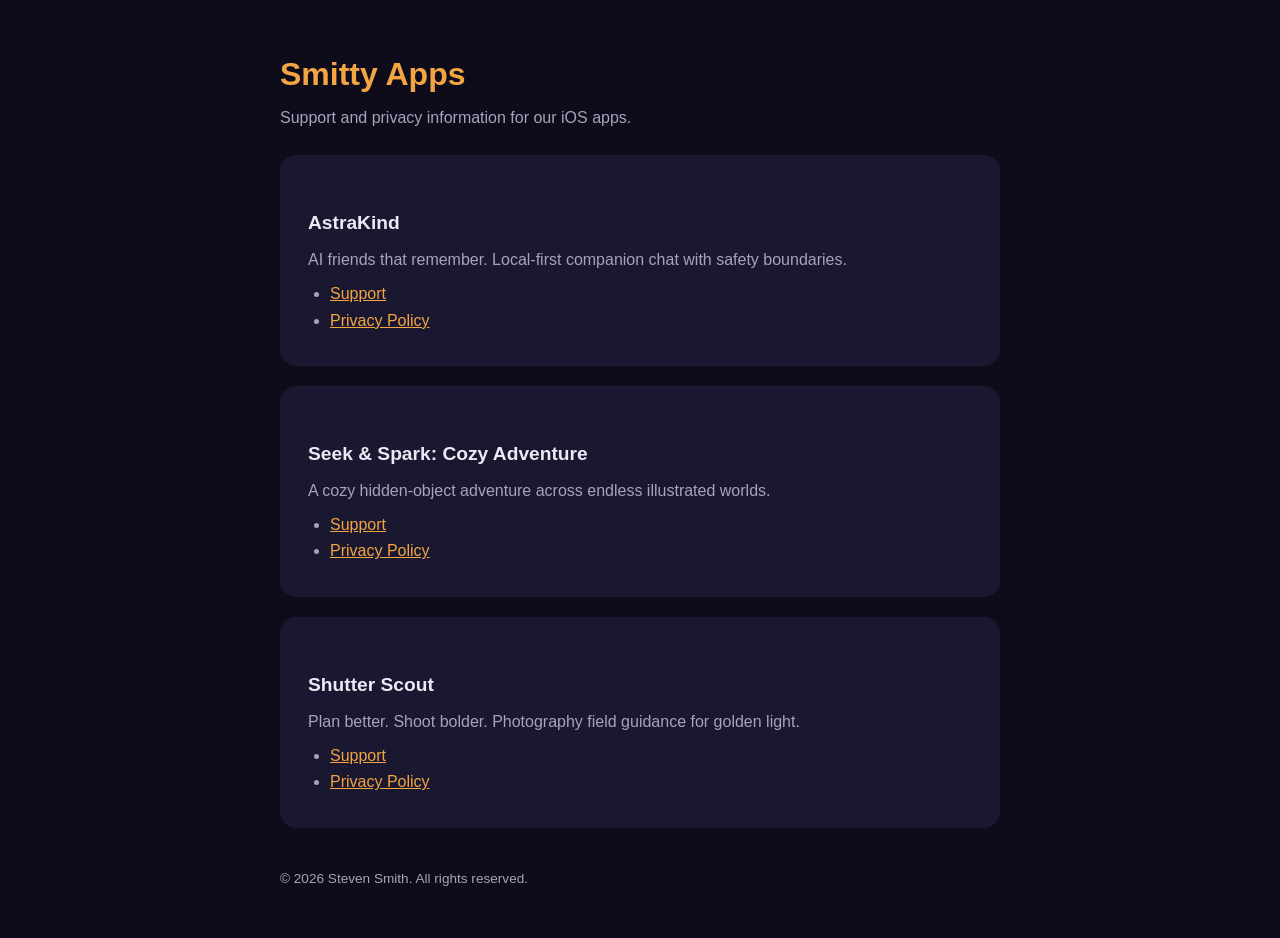
<file: index.html>
<!DOCTYPE html>
<html lang="en">
<head>
<meta charset="utf-8">
<meta name="viewport" content="width=device-width, initial-scale=1">
<title>Smitty Apps — Support</title>
<link rel="stylesheet" href="style.css">
</head>
<body>
<main>
  <h1>Smitty Apps</h1>
  <p class="tagline">Support and privacy information for our iOS apps.</p>

  <div class="card">
    <h2>AstraKind</h2>
    <p>AI friends that remember. Local-first companion chat with safety boundaries.</p>
    <ul>
      <li><a href="astrakind/">Support</a></li>
      <li><a href="astrakind/privacy.html">Privacy Policy</a></li>
    </ul>
  </div>

  <div class="card">
    <h2>Seek &amp; Spark: Cozy Adventure</h2>
    <p>A cozy hidden-object adventure across endless illustrated worlds.</p>
    <ul>
      <li><a href="seekandspark/">Support</a></li>
      <li><a href="seekandspark/privacy.html">Privacy Policy</a></li>
    </ul>
  </div>

  <div class="card">
    <h2>Shutter Scout</h2>
    <p>Plan better. Shoot bolder. Photography field guidance for golden light.</p>
    <ul>
      <li><a href="shutterscout/">Support</a></li>
      <li><a href="shutterscout/privacy.html">Privacy Policy</a></li>
    </ul>
  </div>

  <footer>© 2026 Steven Smith. All rights reserved.</footer>
</main>
</body>
</html>
</file>
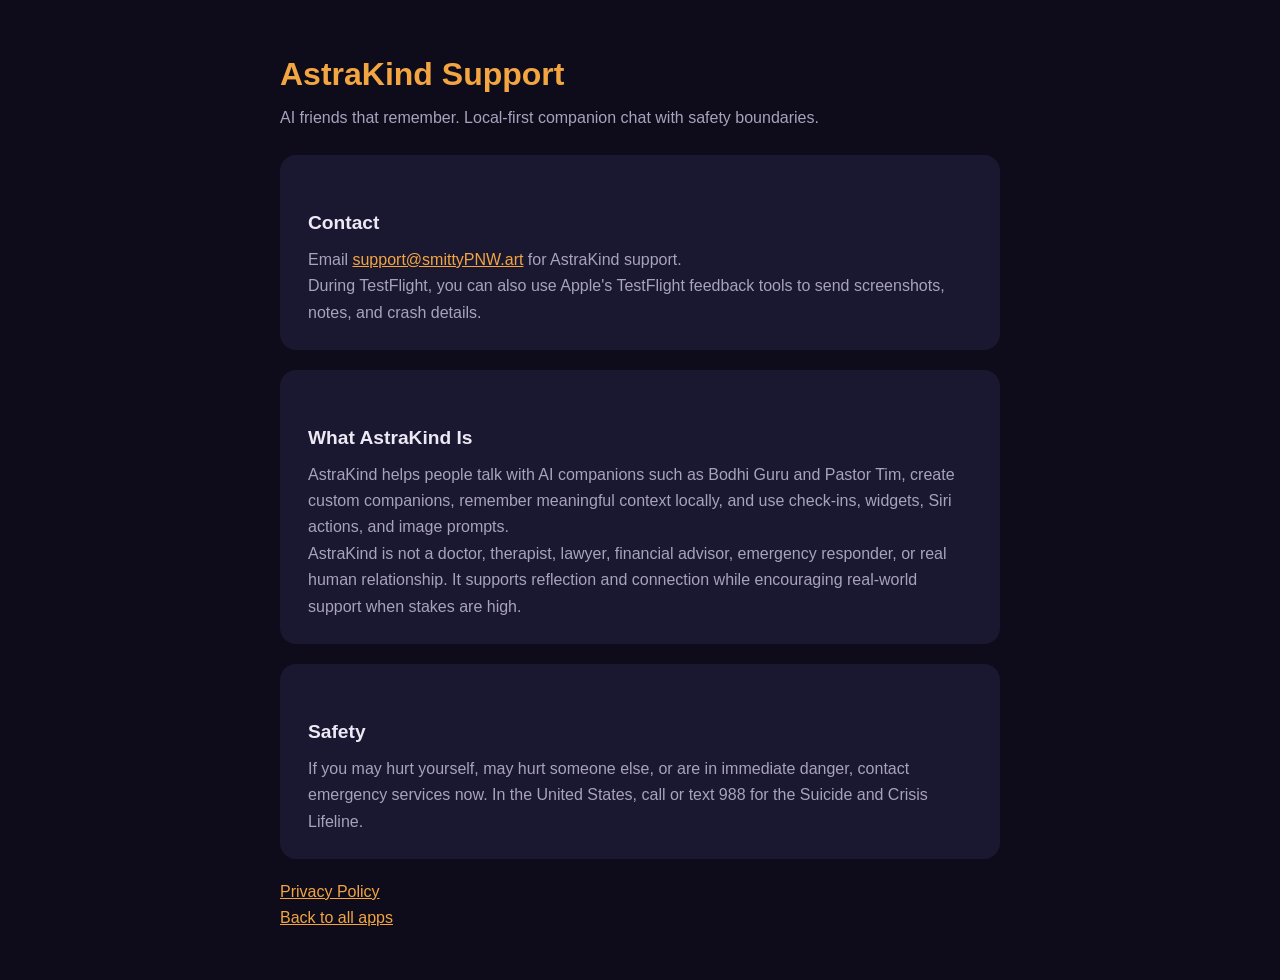
<file: astrakind/index.html>
<!DOCTYPE html>
<html lang="en">
<head>
<meta charset="utf-8">
<meta name="viewport" content="width=device-width, initial-scale=1">
<title>AstraKind Support</title>
<link rel="stylesheet" href="../style.css">
</head>
<body>
<main>
  <h1>AstraKind Support</h1>
  <p class="tagline">AI friends that remember. Local-first companion chat with safety boundaries.</p>

  <div class="card">
    <h2>Contact</h2>
    <p>Email <a href="mailto:support@smittyPNW.art">support@smittyPNW.art</a> for AstraKind support.</p>
    <p>During TestFlight, you can also use Apple's TestFlight feedback tools to send screenshots, notes, and crash details.</p>
  </div>

  <div class="card">
    <h2>What AstraKind Is</h2>
    <p>AstraKind helps people talk with AI companions such as Bodhi Guru and Pastor Tim, create custom companions, remember meaningful context locally, and use check-ins, widgets, Siri actions, and image prompts.</p>
    <p>AstraKind is not a doctor, therapist, lawyer, financial advisor, emergency responder, or real human relationship. It supports reflection and connection while encouraging real-world support when stakes are high.</p>
  </div>

  <div class="card">
    <h2>Safety</h2>
    <p>If you may hurt yourself, may hurt someone else, or are in immediate danger, contact emergency services now. In the United States, call or text 988 for the Suicide and Crisis Lifeline.</p>
  </div>

  <p><a href="privacy.html">Privacy Policy</a></p>
  <p><a href="../">Back to all apps</a></p>
</main>
</body>
</html>
</file>
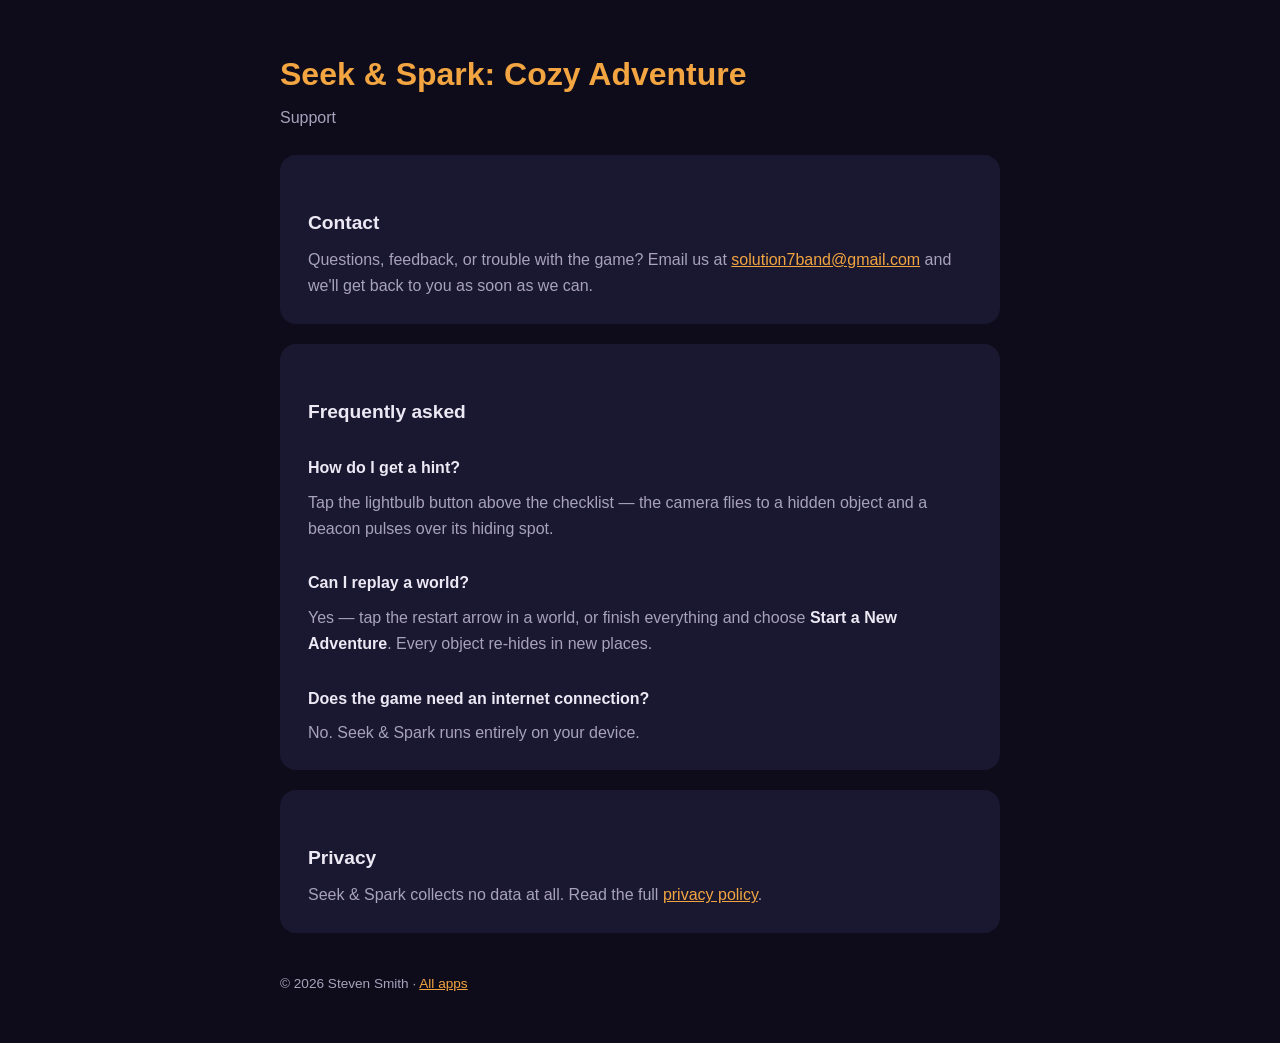
<file: seekandspark/index.html>
<!DOCTYPE html>
<html lang="en">
<head>
<meta charset="utf-8">
<meta name="viewport" content="width=device-width, initial-scale=1">
<title>Seek &amp; Spark — Support</title>
<link rel="stylesheet" href="../style.css">
</head>
<body>
<main>
  <h1>Seek &amp; Spark: Cozy Adventure</h1>
  <p class="tagline">Support</p>

  <div class="card">
    <h2>Contact</h2>
    <p>Questions, feedback, or trouble with the game? Email us at
    <a href="mailto:solution7band@gmail.com">solution7band@gmail.com</a>
    and we'll get back to you as soon as we can.</p>
  </div>

  <div class="card">
    <h2>Frequently asked</h2>
    <h2 style="font-size:1rem">How do I get a hint?</h2>
    <p>Tap the lightbulb button above the checklist — the camera flies to a
    hidden object and a beacon pulses over its hiding spot.</p>
    <h2 style="font-size:1rem">Can I replay a world?</h2>
    <p>Yes — tap the restart arrow in a world, or finish everything and choose
    <strong>Start a New Adventure</strong>. Every object re-hides in new places.</p>
    <h2 style="font-size:1rem">Does the game need an internet connection?</h2>
    <p>No. Seek &amp; Spark runs entirely on your device.</p>
  </div>

  <div class="card">
    <h2>Privacy</h2>
    <p>Seek &amp; Spark collects no data at all. Read the full
    <a href="privacy.html">privacy policy</a>.</p>
  </div>

  <footer>© 2026 Steven Smith · <a href="../index.html">All apps</a></footer>
</main>
</body>
</html>
</file>
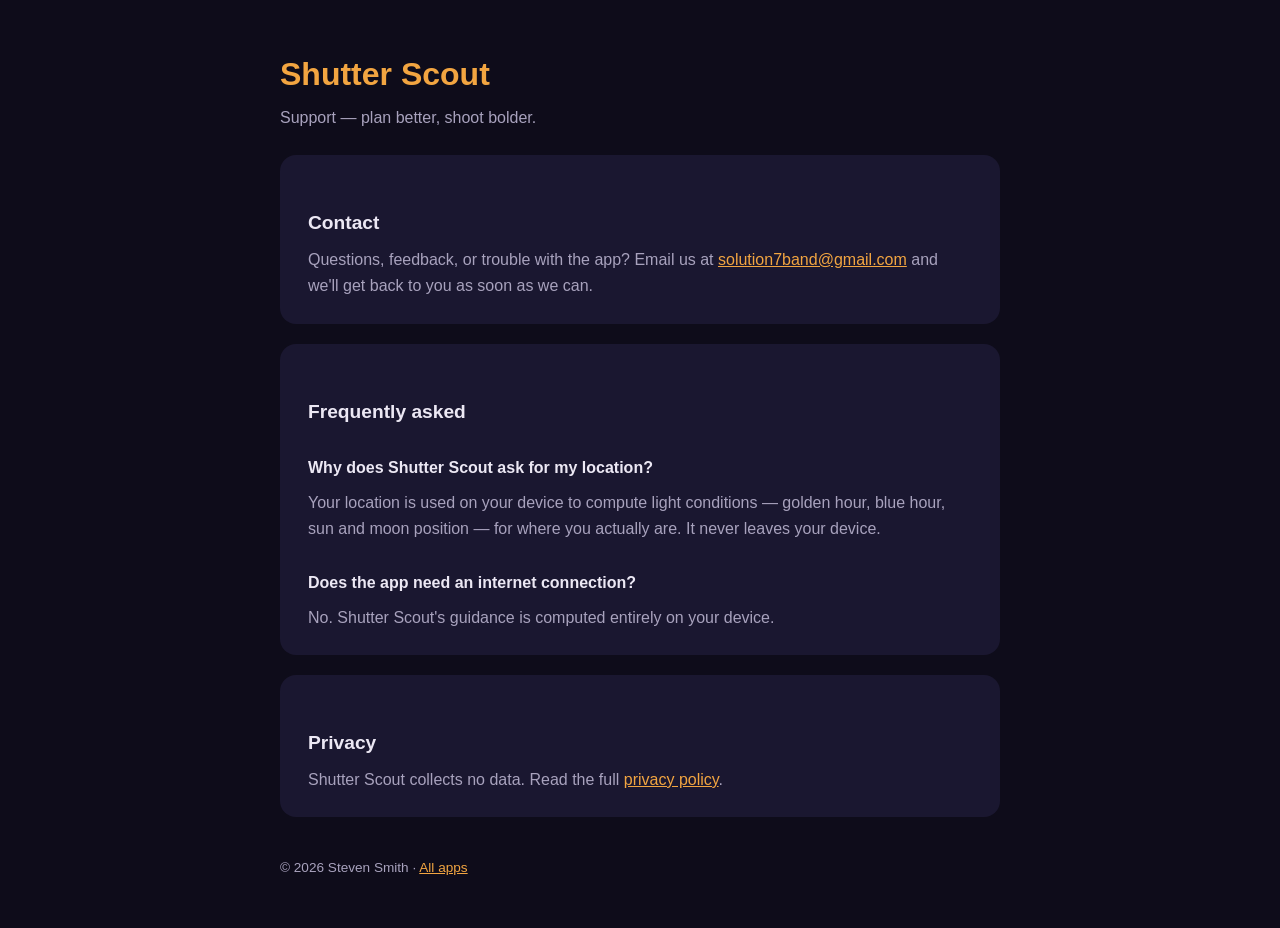
<file: shutterscout/index.html>
<!DOCTYPE html>
<html lang="en">
<head>
<meta charset="utf-8">
<meta name="viewport" content="width=device-width, initial-scale=1">
<title>Shutter Scout — Support</title>
<link rel="stylesheet" href="../style.css">
</head>
<body>
<main>
  <h1>Shutter Scout</h1>
  <p class="tagline">Support — plan better, shoot bolder.</p>

  <div class="card">
    <h2>Contact</h2>
    <p>Questions, feedback, or trouble with the app? Email us at
    <a href="mailto:solution7band@gmail.com">solution7band@gmail.com</a>
    and we'll get back to you as soon as we can.</p>
  </div>

  <div class="card">
    <h2>Frequently asked</h2>
    <h2 style="font-size:1rem">Why does Shutter Scout ask for my location?</h2>
    <p>Your location is used on your device to compute light conditions —
    golden hour, blue hour, sun and moon position — for where you actually are.
    It never leaves your device.</p>
    <h2 style="font-size:1rem">Does the app need an internet connection?</h2>
    <p>No. Shutter Scout's guidance is computed entirely on your device.</p>
  </div>

  <div class="card">
    <h2>Privacy</h2>
    <p>Shutter Scout collects no data. Read the full
    <a href="privacy.html">privacy policy</a>.</p>
  </div>

  <footer>© 2026 Steven Smith · <a href="../index.html">All apps</a></footer>
</main>
</body>
</html>
</file>
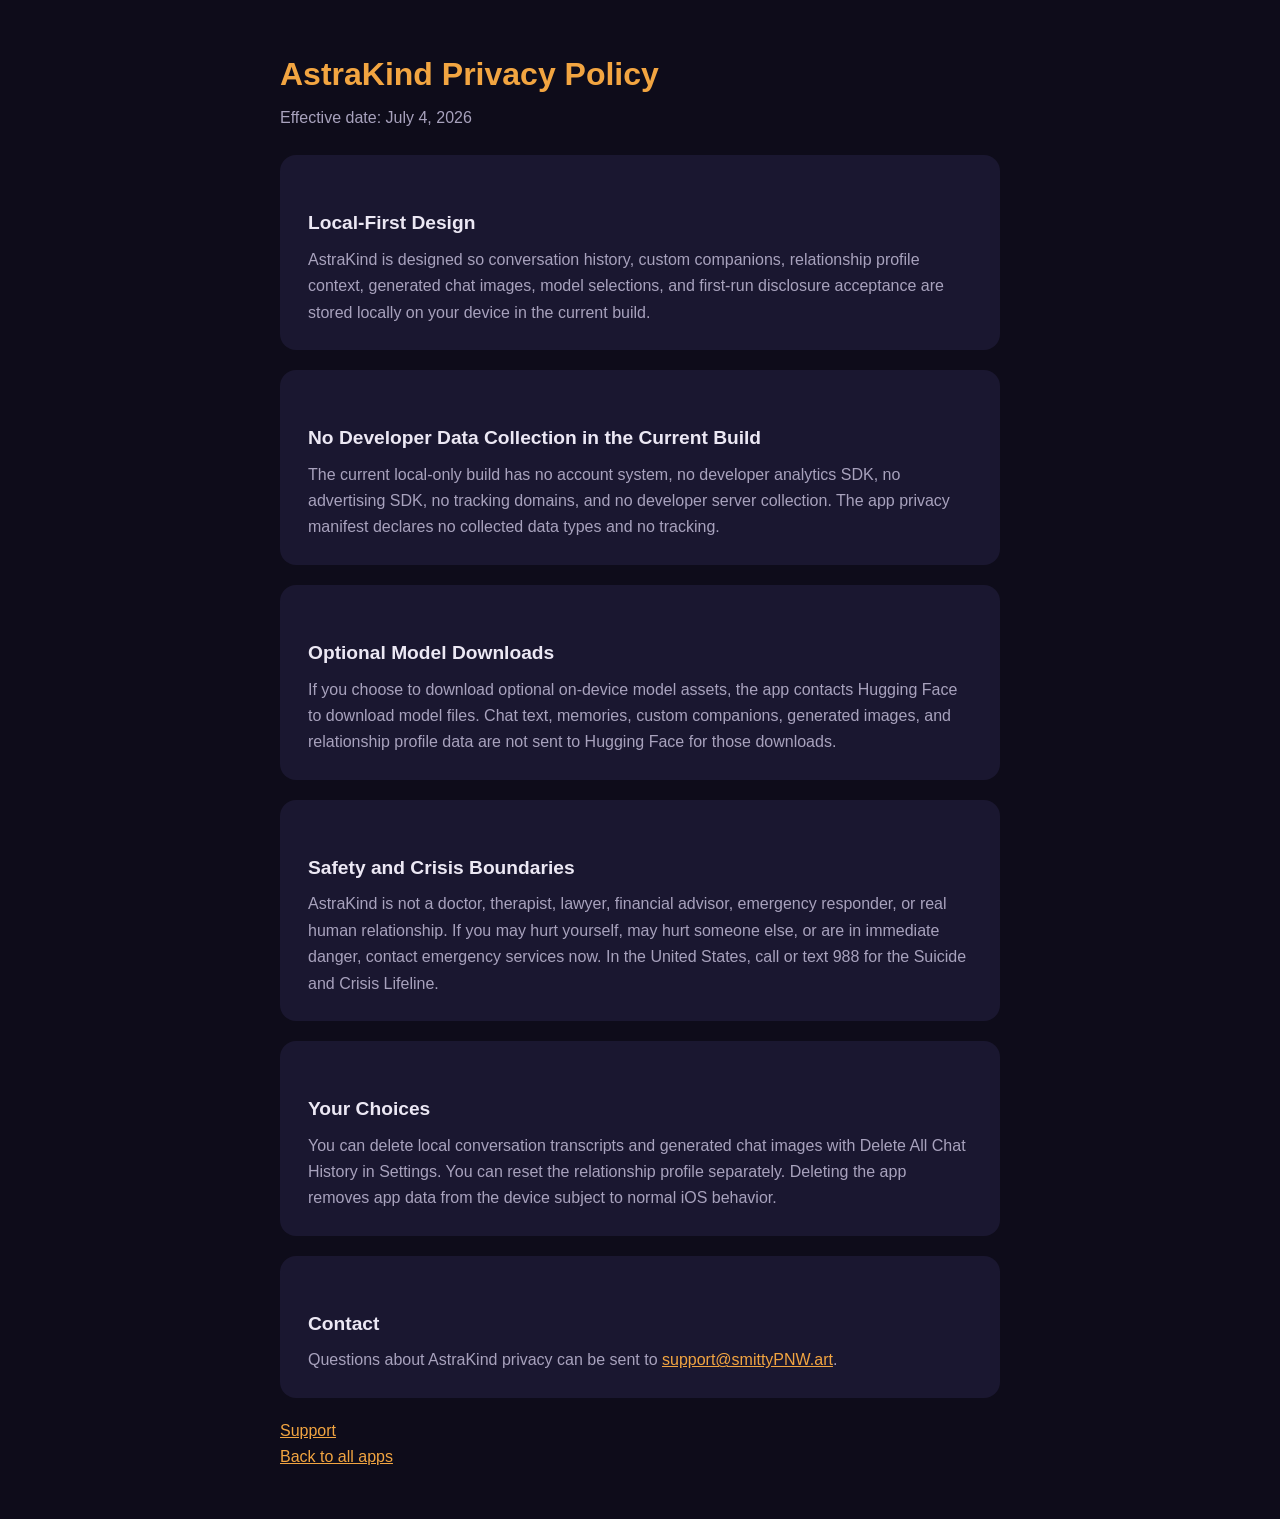
<file: astrakind/privacy.html>
<!DOCTYPE html>
<html lang="en">
<head>
<meta charset="utf-8">
<meta name="viewport" content="width=device-width, initial-scale=1">
<title>AstraKind Privacy Policy</title>
<link rel="stylesheet" href="../style.css">
</head>
<body>
<main>
  <h1>AstraKind Privacy Policy</h1>
  <p class="tagline">Effective date: July 4, 2026</p>

  <div class="card">
    <h2>Local-First Design</h2>
    <p>AstraKind is designed so conversation history, custom companions, relationship profile context, generated chat images, model selections, and first-run disclosure acceptance are stored locally on your device in the current build.</p>
  </div>

  <div class="card">
    <h2>No Developer Data Collection in the Current Build</h2>
    <p>The current local-only build has no account system, no developer analytics SDK, no advertising SDK, no tracking domains, and no developer server collection. The app privacy manifest declares no collected data types and no tracking.</p>
  </div>

  <div class="card">
    <h2>Optional Model Downloads</h2>
    <p>If you choose to download optional on-device model assets, the app contacts Hugging Face to download model files. Chat text, memories, custom companions, generated images, and relationship profile data are not sent to Hugging Face for those downloads.</p>
  </div>

  <div class="card">
    <h2>Safety and Crisis Boundaries</h2>
    <p>AstraKind is not a doctor, therapist, lawyer, financial advisor, emergency responder, or real human relationship. If you may hurt yourself, may hurt someone else, or are in immediate danger, contact emergency services now. In the United States, call or text 988 for the Suicide and Crisis Lifeline.</p>
  </div>

  <div class="card">
    <h2>Your Choices</h2>
    <p>You can delete local conversation transcripts and generated chat images with Delete All Chat History in Settings. You can reset the relationship profile separately. Deleting the app removes app data from the device subject to normal iOS behavior.</p>
  </div>

  <div class="card">
    <h2>Contact</h2>
    <p>Questions about AstraKind privacy can be sent to <a href="mailto:support@smittyPNW.art">support@smittyPNW.art</a>.</p>
  </div>

  <p><a href="index.html">Support</a></p>
  <p><a href="../">Back to all apps</a></p>
</main>
</body>
</html>
</file>
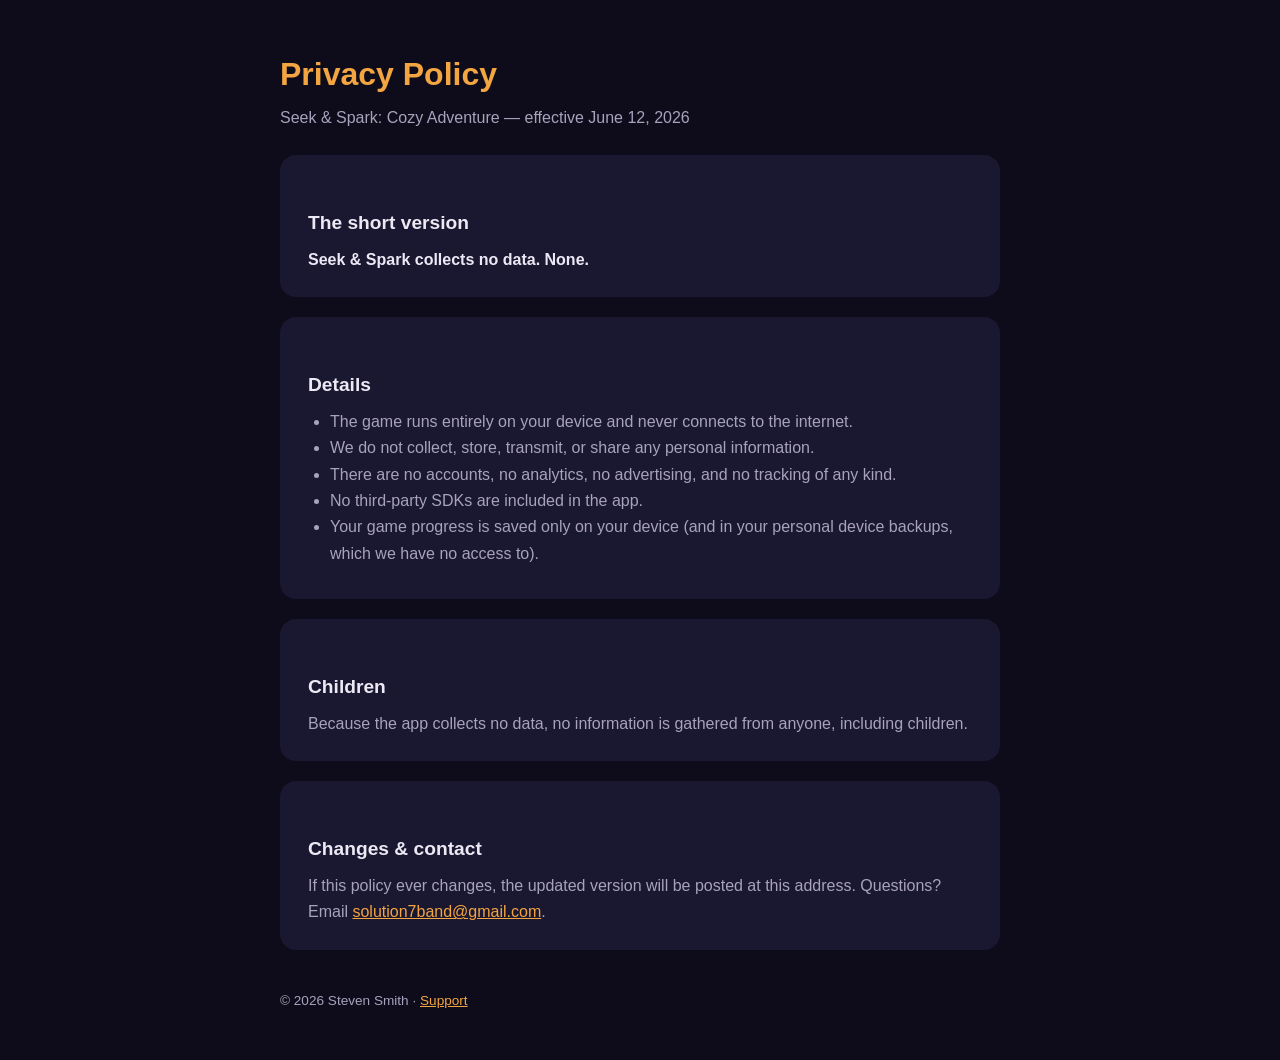
<file: seekandspark/privacy.html>
<!DOCTYPE html>
<html lang="en">
<head>
<meta charset="utf-8">
<meta name="viewport" content="width=device-width, initial-scale=1">
<title>Seek &amp; Spark — Privacy Policy</title>
<link rel="stylesheet" href="../style.css">
</head>
<body>
<main>
  <h1>Privacy Policy</h1>
  <p class="tagline">Seek &amp; Spark: Cozy Adventure — effective June 12, 2026</p>

  <div class="card">
    <h2>The short version</h2>
    <p><strong>Seek &amp; Spark collects no data. None.</strong></p>
  </div>

  <div class="card">
    <h2>Details</h2>
    <ul>
      <li>The game runs entirely on your device and never connects to the internet.</li>
      <li>We do not collect, store, transmit, or share any personal information.</li>
      <li>There are no accounts, no analytics, no advertising, and no tracking of any kind.</li>
      <li>No third-party SDKs are included in the app.</li>
      <li>Your game progress is saved only on your device (and in your personal
      device backups, which we have no access to).</li>
    </ul>
  </div>

  <div class="card">
    <h2>Children</h2>
    <p>Because the app collects no data, no information is gathered from anyone,
    including children.</p>
  </div>

  <div class="card">
    <h2>Changes &amp; contact</h2>
    <p>If this policy ever changes, the updated version will be posted at this
    address. Questions? Email
    <a href="mailto:solution7band@gmail.com">solution7band@gmail.com</a>.</p>
  </div>

  <footer>© 2026 Steven Smith · <a href="index.html">Support</a></footer>
</main>
</body>
</html>
</file>
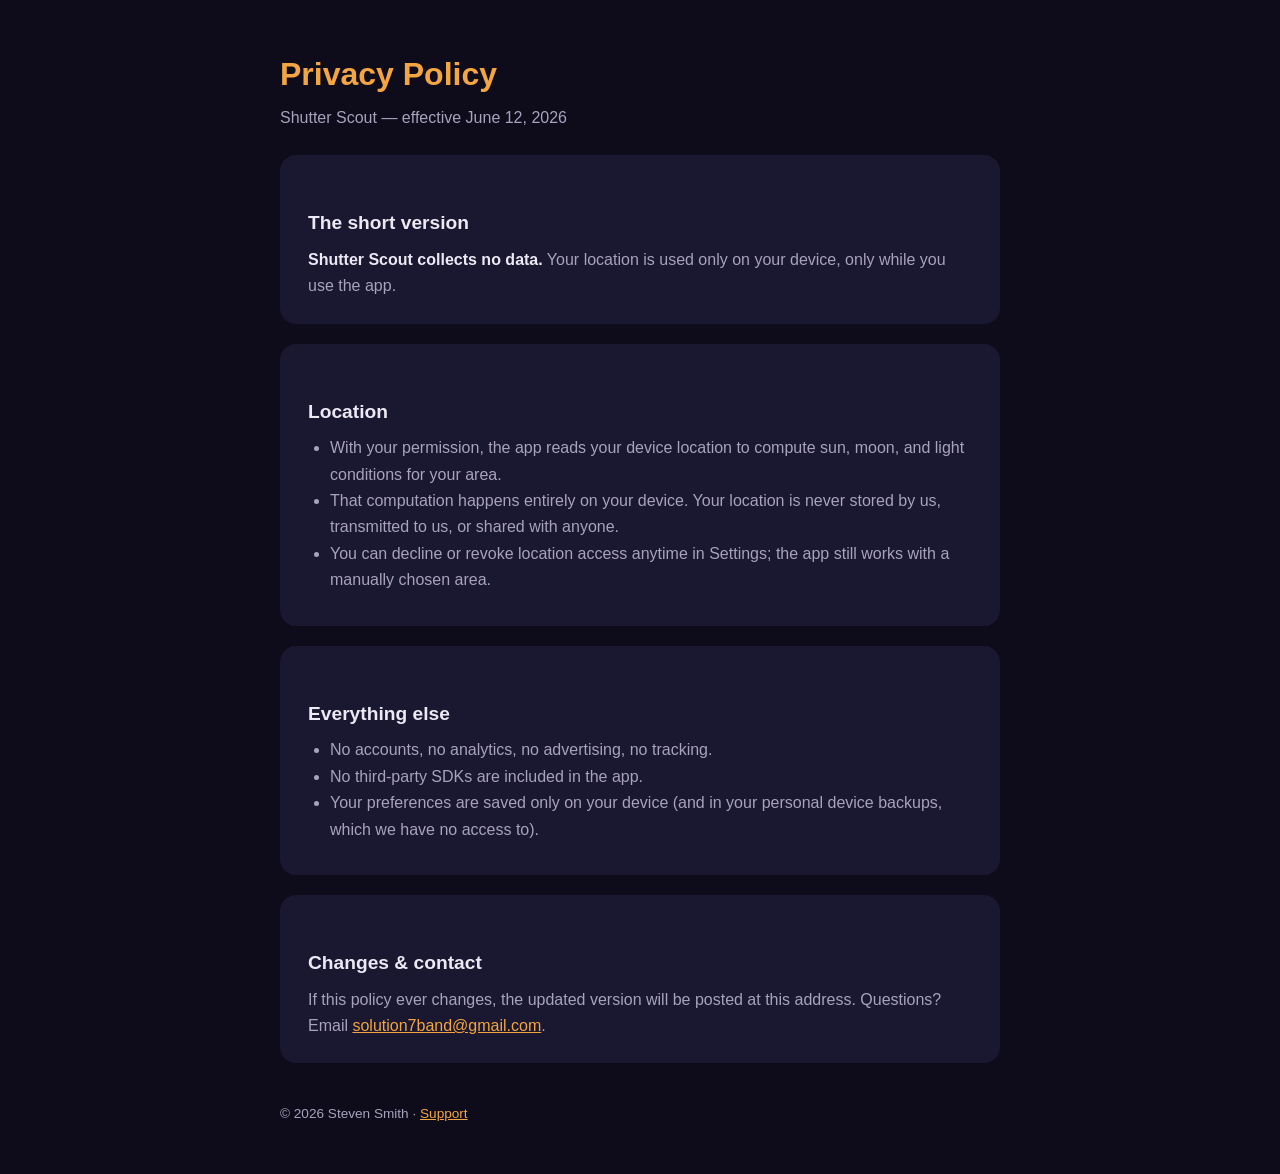
<file: shutterscout/privacy.html>
<!DOCTYPE html>
<html lang="en">
<head>
<meta charset="utf-8">
<meta name="viewport" content="width=device-width, initial-scale=1">
<title>Shutter Scout — Privacy Policy</title>
<link rel="stylesheet" href="../style.css">
</head>
<body>
<main>
  <h1>Privacy Policy</h1>
  <p class="tagline">Shutter Scout — effective June 12, 2026</p>

  <div class="card">
    <h2>The short version</h2>
    <p><strong>Shutter Scout collects no data.</strong> Your location is used
    only on your device, only while you use the app.</p>
  </div>

  <div class="card">
    <h2>Location</h2>
    <ul>
      <li>With your permission, the app reads your device location to compute
      sun, moon, and light conditions for your area.</li>
      <li>That computation happens entirely on your device. Your location is
      never stored by us, transmitted to us, or shared with anyone.</li>
      <li>You can decline or revoke location access anytime in Settings; the
      app still works with a manually chosen area.</li>
    </ul>
  </div>

  <div class="card">
    <h2>Everything else</h2>
    <ul>
      <li>No accounts, no analytics, no advertising, no tracking.</li>
      <li>No third-party SDKs are included in the app.</li>
      <li>Your preferences are saved only on your device (and in your personal
      device backups, which we have no access to).</li>
    </ul>
  </div>

  <div class="card">
    <h2>Changes &amp; contact</h2>
    <p>If this policy ever changes, the updated version will be posted at this
    address. Questions? Email
    <a href="mailto:solution7band@gmail.com">solution7band@gmail.com</a>.</p>
  </div>

  <footer>© 2026 Steven Smith · <a href="index.html">Support</a></footer>
</main>
</body>
</html>
</file>
<file: style.css>
:root {
  --bg: #0e0c1a;
  --card: #1a1730;
  --text: #ece8f4;
  --muted: #a8a2bd;
  --accent: #f2a541;
}
* { box-sizing: border-box; margin: 0; padding: 0; }
body {
  font-family: -apple-system, BlinkMacSystemFont, "Segoe UI", Roboto, sans-serif;
  background: var(--bg);
  color: var(--text);
  line-height: 1.65;
  padding: 48px 20px;
}
main { max-width: 720px; margin: 0 auto; }
h1 { font-size: 2rem; margin-bottom: 4px; color: var(--accent); }
h2 { font-size: 1.2rem; margin: 28px 0 8px; }
p, li { color: var(--muted); }
strong { color: var(--text); }
a { color: var(--accent); }
ul { padding-left: 22px; margin: 8px 0; }
.card {
  background: var(--card);
  border-radius: 16px;
  padding: 24px 28px;
  margin: 20px 0;
}
.tagline { margin-bottom: 24px; }
footer { margin-top: 40px; font-size: 0.85rem; color: var(--muted); }
</file>
